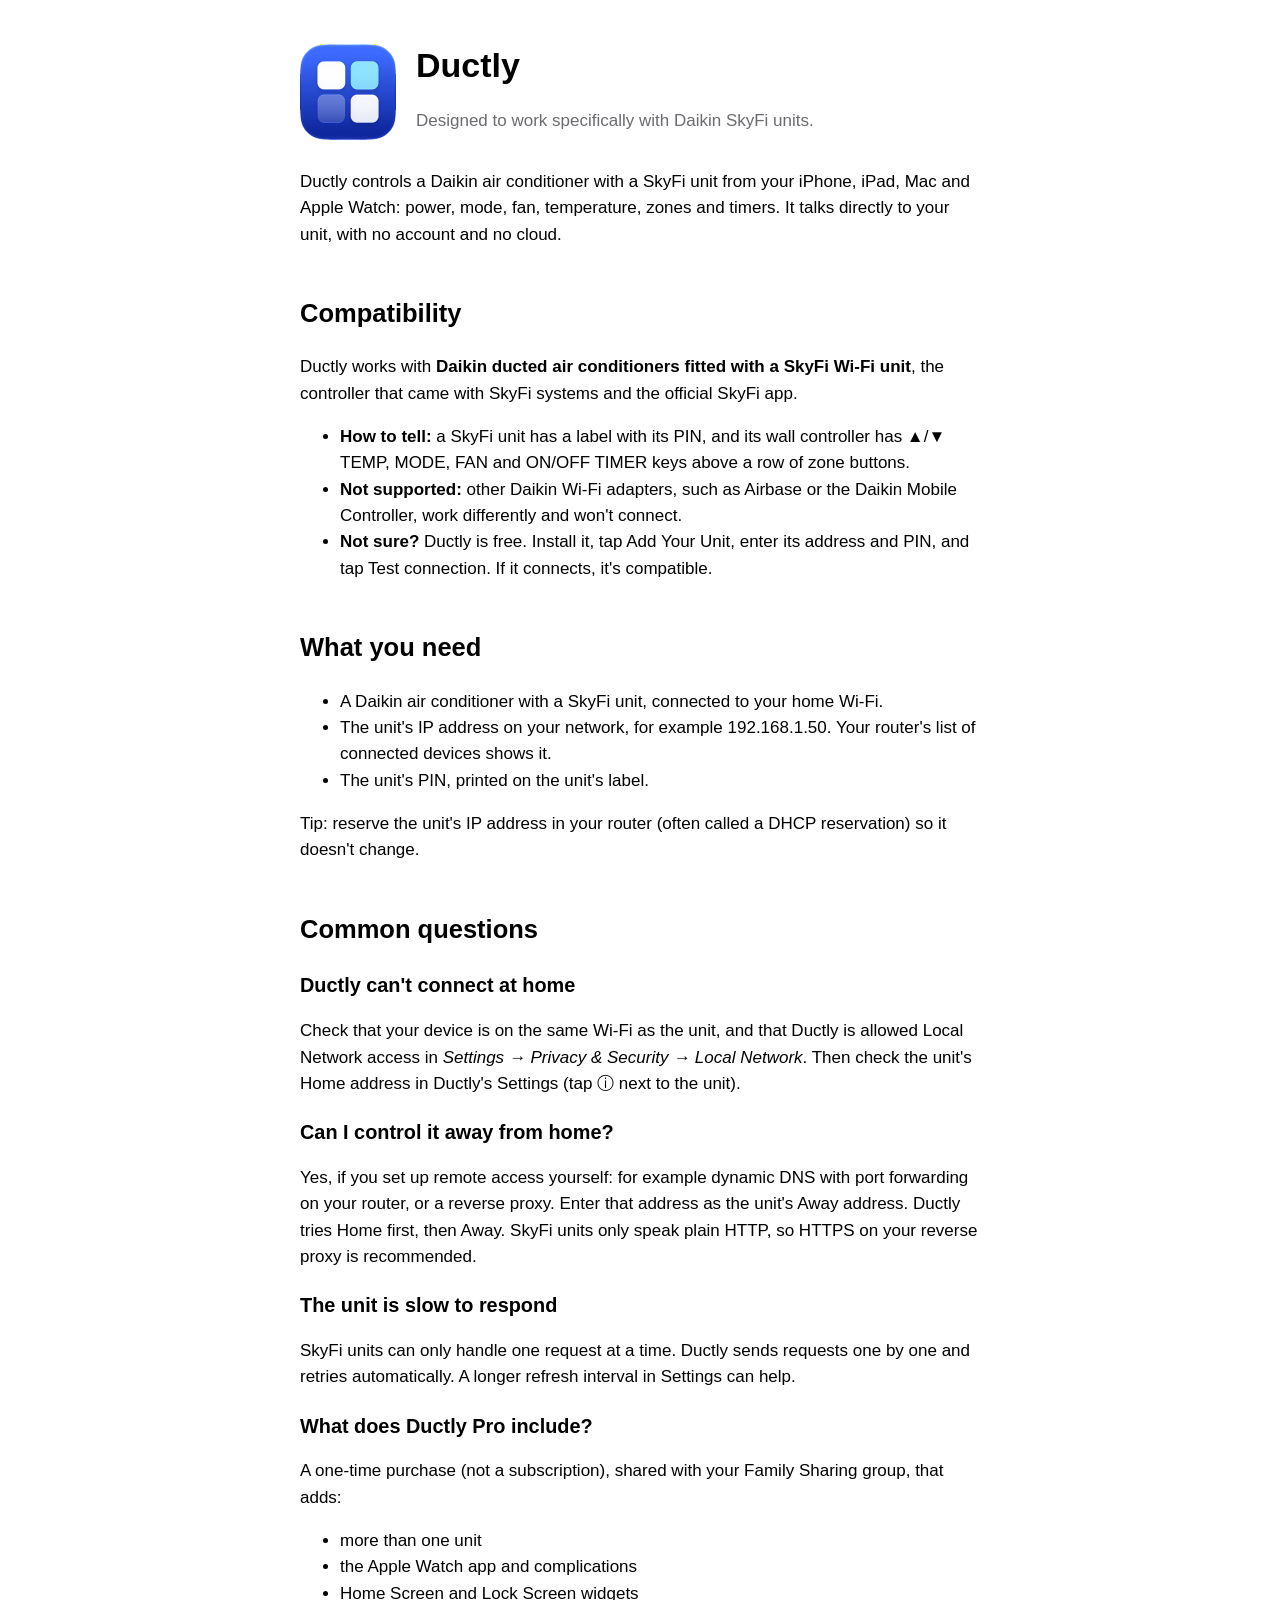
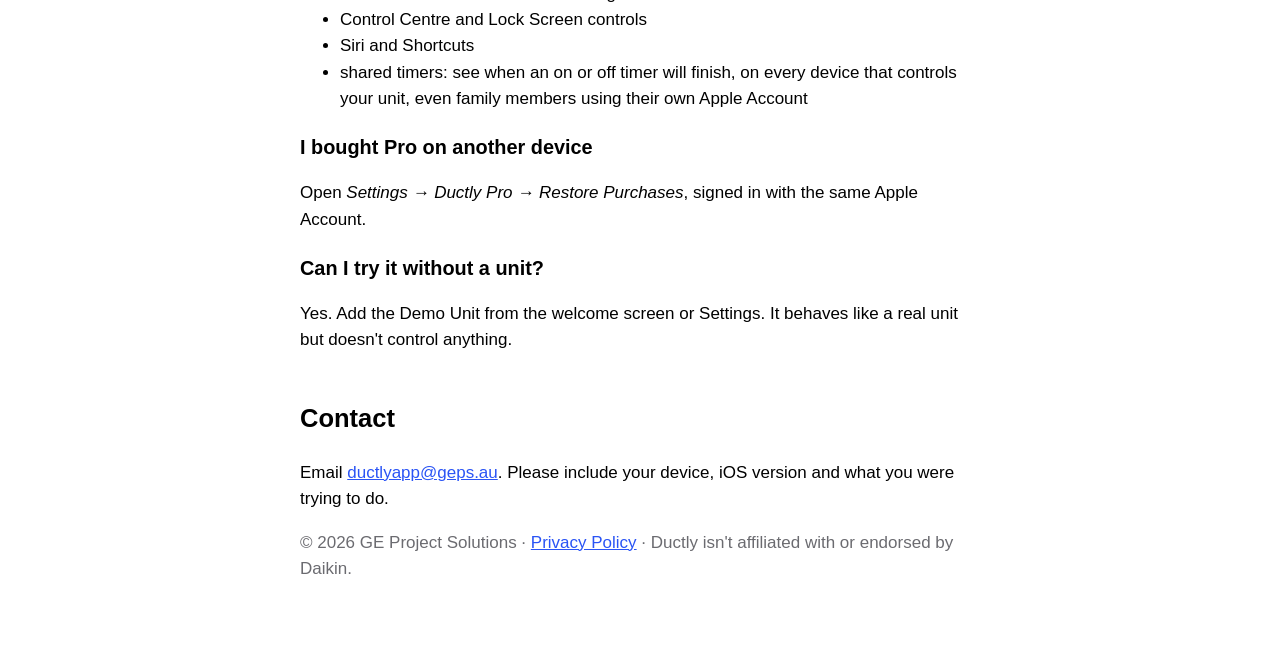
<file: index.html>
<!doctype html>
<html lang="en-AU">
<head>
  <meta charset="utf-8">
  <meta name="viewport" content="width=device-width, initial-scale=1">
  <title>Ductly – Support</title>
  <link rel="stylesheet" href="style.css">
</head>
<body>
  <main>
    <header>
      <img src="icon.png" alt="" width="96" height="96">
      <div>
        <h1>Ductly</h1>
        <p class="muted">Designed to work specifically with Daikin SkyFi units.</p>
      </div>
    </header>

    <p>Ductly controls a Daikin air conditioner with a SkyFi unit from your iPhone, iPad, Mac and Apple Watch: power, mode, fan, temperature, zones and timers. It talks directly to your unit, with no account and no cloud.</p>

    <h2 id="compatibility">Compatibility</h2>
    <p>Ductly works with <strong>Daikin ducted air conditioners fitted with a SkyFi Wi‑Fi unit</strong>, the controller that came with SkyFi systems and the official SkyFi app.</p>
    <ul>
      <li><strong>How to tell:</strong> a SkyFi unit has a label with its PIN, and its wall controller has ▲/▼ TEMP, MODE, FAN and ON/OFF TIMER keys above a row of zone buttons.</li>
      <li><strong>Not supported:</strong> other Daikin Wi‑Fi adapters, such as Airbase or the Daikin Mobile Controller, work differently and won't connect.</li>
      <li><strong>Not sure?</strong> Ductly is free. Install it, tap Add Your Unit, enter its address and PIN, and tap Test connection. If it connects, it's compatible.</li>
    </ul>

    <h2>What you need</h2>
    <ul>
      <li>A Daikin air conditioner with a SkyFi unit, connected to your home Wi‑Fi.</li>
      <li>The unit's IP address on your network, for example 192.168.1.50. Your router's list of connected devices shows it.</li>
      <li>The unit's PIN, printed on the unit's label.</li>
    </ul>
    <p>Tip: reserve the unit's IP address in your router (often called a DHCP reservation) so it doesn't change.</p>

    <h2>Common questions</h2>

    <h3>Ductly can't connect at home</h3>
    <p>Check that your device is on the same Wi‑Fi as the unit, and that Ductly is allowed Local Network access in <em>Settings → Privacy &amp; Security → Local Network</em>. Then check the unit's Home address in Ductly's Settings (tap ⓘ next to the unit).</p>

    <h3>Can I control it away from home?</h3>
    <p>Yes, if you set up remote access yourself: for example dynamic DNS with port forwarding on your router, or a reverse proxy. Enter that address as the unit's Away address. Ductly tries Home first, then Away. SkyFi units only speak plain HTTP, so HTTPS on your reverse proxy is recommended.</p>

    <h3>The unit is slow to respond</h3>
    <p>SkyFi units can only handle one request at a time. Ductly sends requests one by one and retries automatically. A longer refresh interval in Settings can help.</p>

    <h3>What does Ductly Pro include?</h3>
    <p>A one-time purchase (not a subscription), shared with your Family Sharing group, that adds:</p>
    <ul>
      <li>more than one unit</li>
      <li>the Apple Watch app and complications</li>
      <li>Home Screen and Lock Screen widgets</li>
      <li>Control Centre and Lock Screen controls</li>
      <li>Siri and Shortcuts</li>
      <li>shared timers: see when an on or off timer will finish, on every device that controls your unit, even family members using their own Apple Account</li>
    </ul>

    <h3>I bought Pro on another device</h3>
    <p>Open <em>Settings → Ductly Pro → Restore Purchases</em>, signed in with the same Apple Account.</p>

    <h3>Can I try it without a unit?</h3>
    <p>Yes. Add the Demo Unit from the welcome screen or Settings. It behaves like a real unit but doesn't control anything.</p>

    <h2>Contact</h2>
    <p>Email <a href="mailto:ductlyapp@geps.au">ductlyapp@geps.au</a>. Please include your device, iOS version and what you were trying to do.</p>

    <p class="muted">© 2026 GE Project Solutions · <a href="privacy.html">Privacy Policy</a> · Ductly isn't affiliated with or endorsed by Daikin.</p>
  </main>
</body>
</html>
</file>
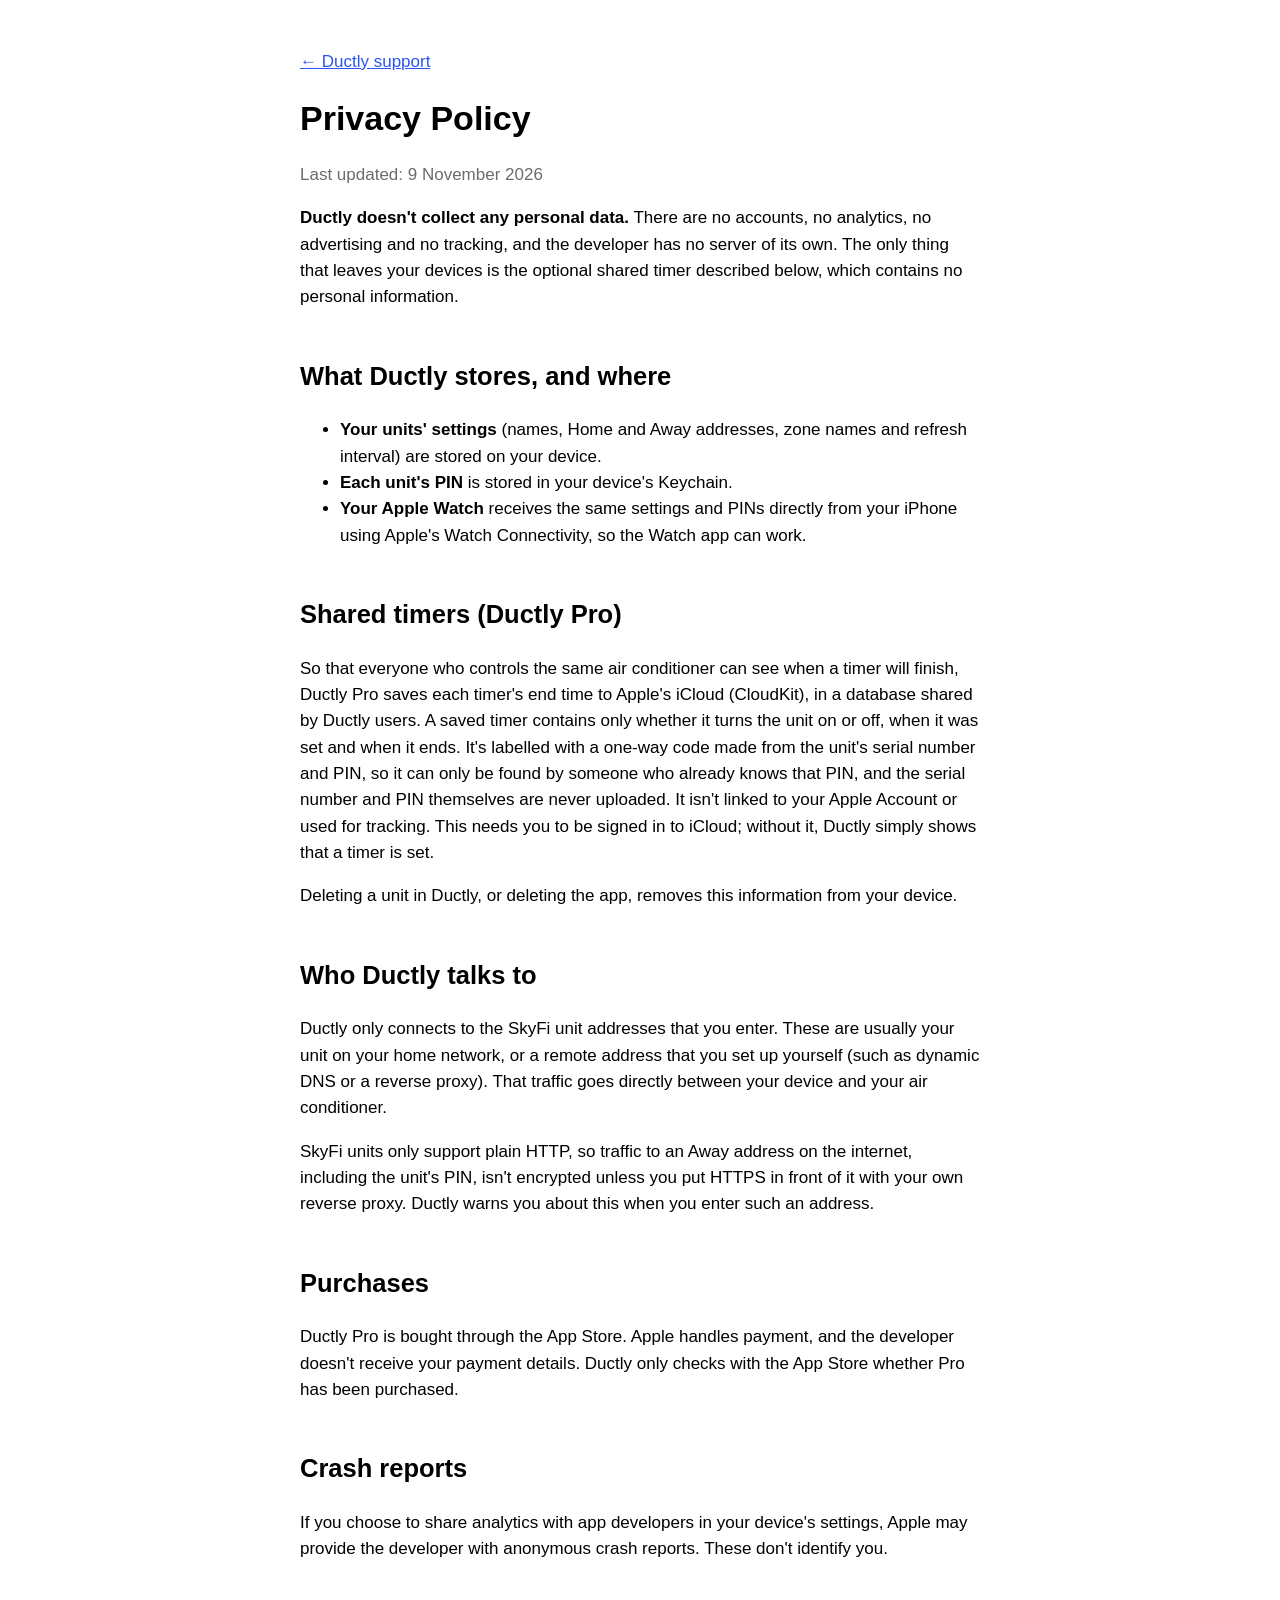
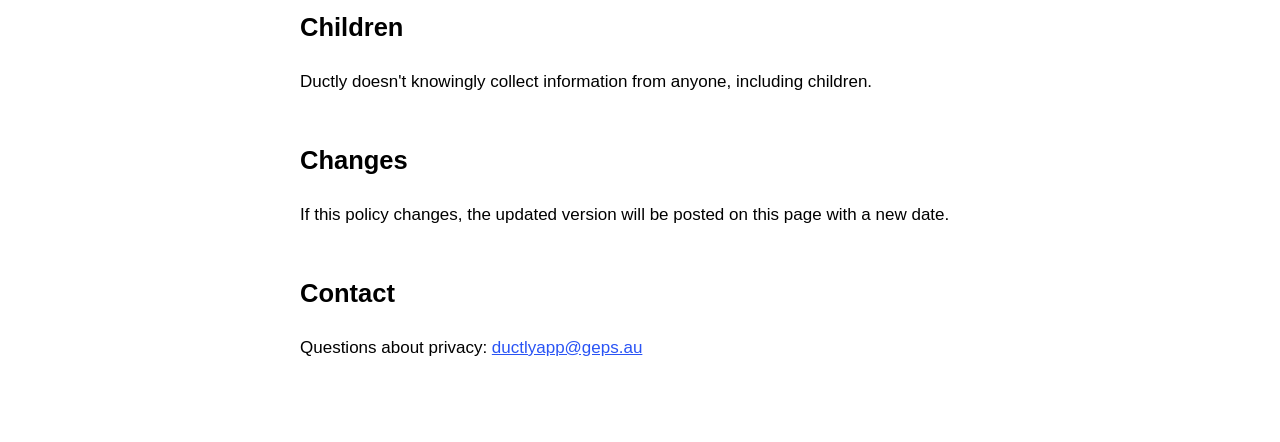
<file: privacy.html>
<!doctype html>
<html lang="en-AU">
<head>
  <meta charset="utf-8">
  <meta name="viewport" content="width=device-width, initial-scale=1">
  <title>Ductly – Privacy Policy</title>
  <link rel="stylesheet" href="style.css">
</head>
<body>
  <main>
    <p><a href="index.html">← Ductly support</a></p>
    <h1>Privacy Policy</h1>
    <p class="muted">Last updated: 9 November 2026</p>

    <p><strong>Ductly doesn't collect any personal data.</strong> There are no accounts, no analytics, no advertising and no tracking, and the developer has no server of its own. The only thing that leaves your devices is the optional shared timer described below, which contains no personal information.</p>

    <h2>What Ductly stores, and where</h2>
    <ul>
      <li><strong>Your units' settings</strong> (names, Home and Away addresses, zone names and refresh interval) are stored on your device.</li>
      <li><strong>Each unit's PIN</strong> is stored in your device's Keychain.</li>
      <li><strong>Your Apple Watch</strong> receives the same settings and PINs directly from your iPhone using Apple's Watch Connectivity, so the Watch app can work.</li>
    </ul>
    <h2>Shared timers (Ductly Pro)</h2>
    <p>So that everyone who controls the same air conditioner can see when a timer will finish, Ductly Pro saves each timer's end time to Apple's iCloud (CloudKit), in a database shared by Ductly users. A saved timer contains only whether it turns the unit on or off, when it was set and when it ends. It's labelled with a one-way code made from the unit's serial number and PIN, so it can only be found by someone who already knows that PIN, and the serial number and PIN themselves are never uploaded. It isn't linked to your Apple Account or used for tracking. This needs you to be signed in to iCloud; without it, Ductly simply shows that a timer is set.</p>

    <p>Deleting a unit in Ductly, or deleting the app, removes this information from your device.</p>

    <h2>Who Ductly talks to</h2>
    <p>Ductly only connects to the SkyFi unit addresses that you enter. These are usually your unit on your home network, or a remote address that you set up yourself (such as dynamic DNS or a reverse proxy). That traffic goes directly between your device and your air conditioner.</p>
    <p>SkyFi units only support plain HTTP, so traffic to an Away address on the internet, including the unit's PIN, isn't encrypted unless you put HTTPS in front of it with your own reverse proxy. Ductly warns you about this when you enter such an address.</p>

    <h2>Purchases</h2>
    <p>Ductly Pro is bought through the App Store. Apple handles payment, and the developer doesn't receive your payment details. Ductly only checks with the App Store whether Pro has been purchased.</p>

    <h2>Crash reports</h2>
    <p>If you choose to share analytics with app developers in your device's settings, Apple may provide the developer with anonymous crash reports. These don't identify you.</p>

    <h2>Children</h2>
    <p>Ductly doesn't knowingly collect information from anyone, including children.</p>

    <h2>Changes</h2>
    <p>If this policy changes, the updated version will be posted on this page with a new date.</p>

    <h2>Contact</h2>
    <p>Questions about privacy: <a href="mailto:ductlyapp@geps.au">ductlyapp@geps.au</a></p>
  </main>
</body>
</html>
</file>
<file: style.css>
:root { color-scheme: light dark; --accent: #2A54F5; }
body { margin: 0; font: 17px/1.55 -apple-system, BlinkMacSystemFont, "Helvetica Neue", sans-serif; }
main { max-width: 680px; margin: 0 auto; padding: 32px 20px 64px; }
header { display: flex; align-items: center; gap: 20px; }
header img { border-radius: 22px; }
h1 { margin: 0.2em 0; }
h2 { margin-top: 1.8em; }
h3 { margin-bottom: 0.2em; }
a { color: var(--accent); }
.muted { color: #6b6b70; }
@media (prefers-color-scheme: dark) { :root { --accent: #8FB0FF; } .muted { color: #a0a0a8; } }
</file>
